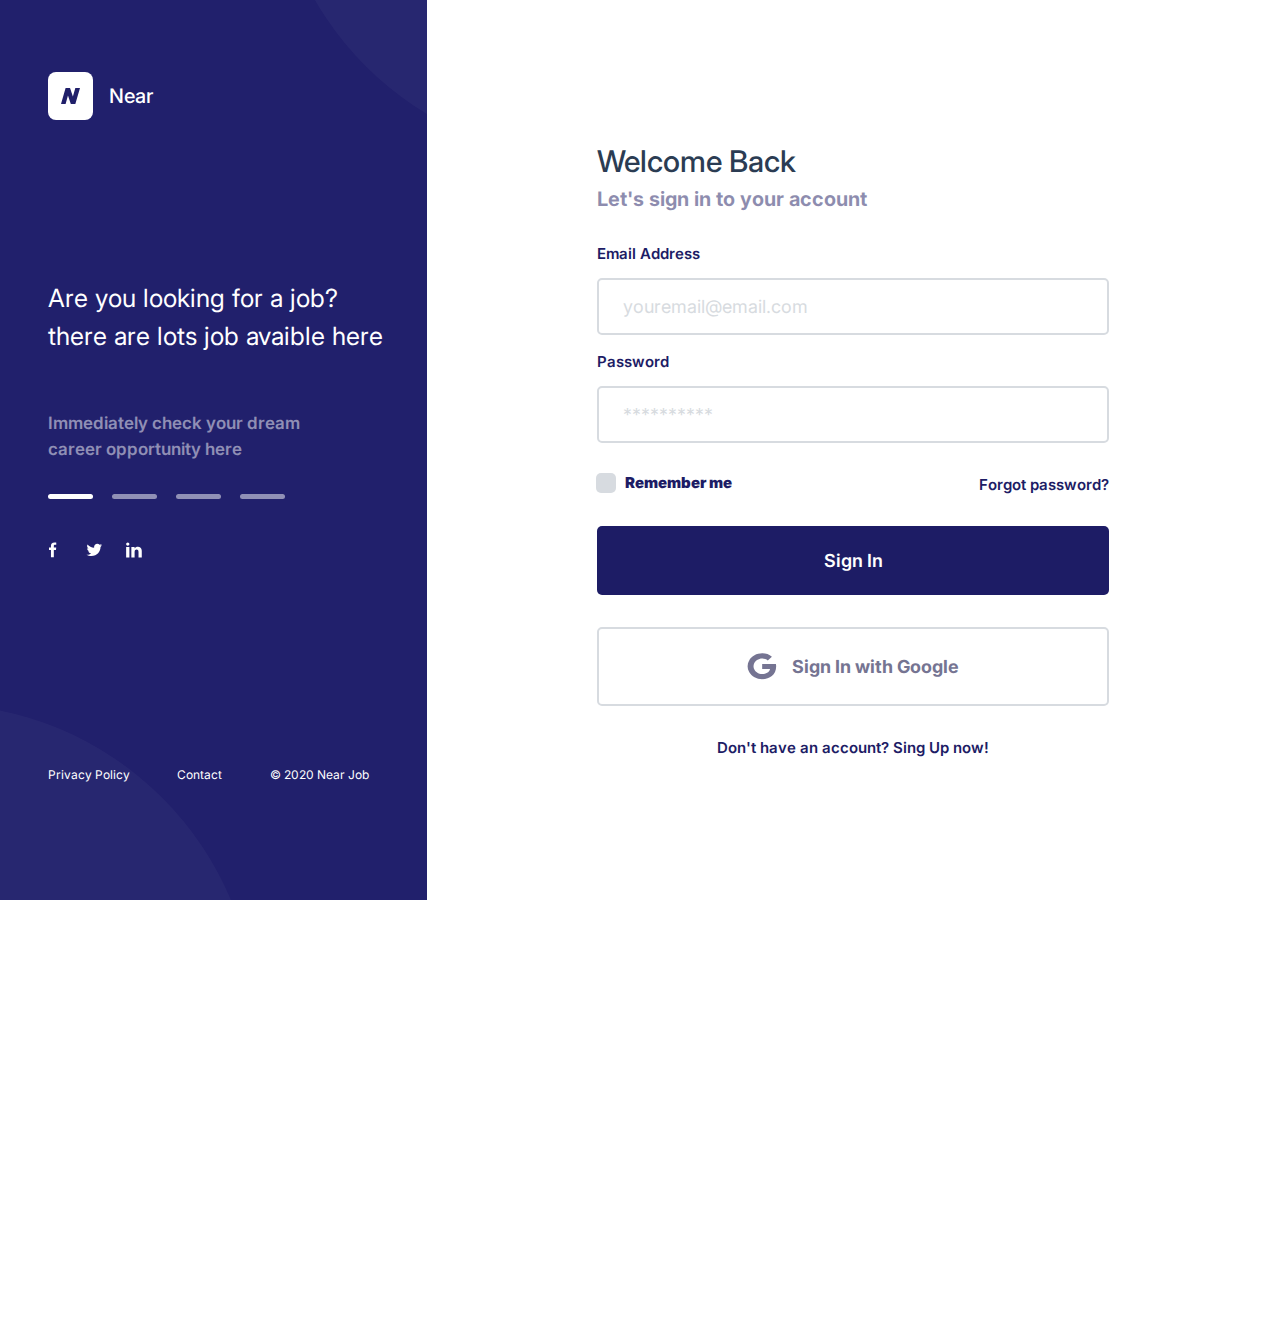
<file: index.html>
<!DOCTYPE html>
<html lang="en">
<head>
    <meta charset="UTF-8">
    <meta http-equiv="X-UA-Compatible" content="IE=edge">
    <meta name="viewport" content="width=device-width, initial-scale=1.0"> 
    <link rel="stylesheet" href="style.css">
    <title>Login | UpKoding Challenge</title>
</head>
<body>
    <section class="side-content">
        <span class="circle"></span>
        <span class="circle"></span>

        <div class="header">
            <div class="logo">
                <img src="img/logo.svg">            
            </div>
            <p>Near</p>
        </div>
        <p>Are you looking for a job? there are lots job avaible here</p>
        <h2>Immediately check your dream career opportunity here</h2>
        <span class="line"></span>
        <span class="line"></span>
        <span class="line"></span>
        <span class="line"></span>

        <div class="sosmed">
            <img src="img/fb.svg">
            <img src="img/tw.svg">
            <img src="img/in.svg">
        </div>

        <div class="side-foot">
            <p>Privacy Policy</p>
            <p>Contact</p>
            <p>&copy; 2020 Near Job</p>
        </div>
    </section>
    <section class="main-content">
        <div class="login">
            <h1>Welcome Back</h1>
            <h3>Let's sign in to your account</h3>
            <form>
                <p><label for="email">Email Address</label><br><br>
                <input type="text" name="email" id="email" placeholder="youremail@email.com" required></p>
                <p><label for="password">Password</label><br><br>
                <input type="password" name="password" id="password" placeholder="**********" required></p>
                <div class="mid-form">
                    <p><input type="checkbox" name="agree" id="agree" required><label for="agree"><b>Remember me</b></label></p>
                    <a href="forgot.html">Forgot password?</a>
                </div>
                <button>Sign In</button>
                <button><img src="img/gg.svg"> Sign In with Google</button>     
                <div class="signup">
                    <a href="register.html">Don't have an account? Sing Up now!</a>
                </div>
            </form>
        </div> 
    </section>
    <footer class="foot">
        <div class="footer">
            <div class="foot-sosmed">
                <img src="img/fb.svg">
                <img src="img/tw.svg">
                <img src="img/in.svg">
            </div>
            <div class="foot-copy">                
                <p>&copy; 2020 Near Job</p>
            </div>
        </div>     
    </footer>  
</body>
</html>
</file>
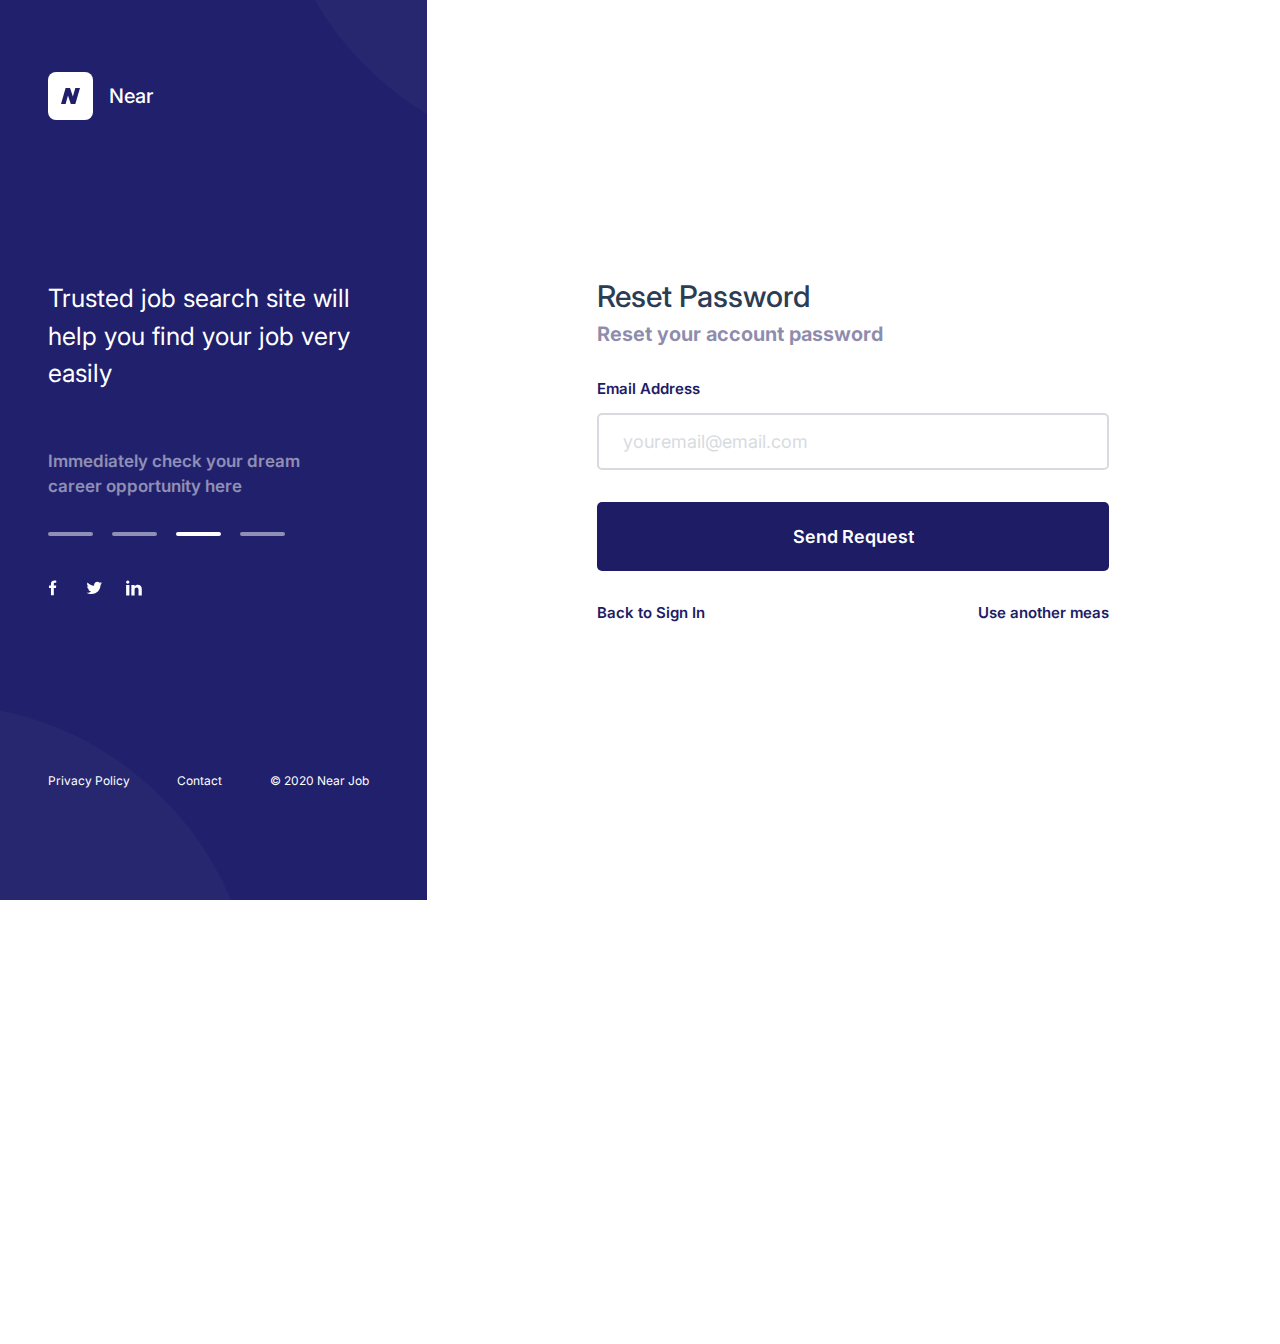
<file: forgot.html>
<!DOCTYPE html>
<html lang="en">
<head>
    <meta charset="UTF-8">
    <meta http-equiv="X-UA-Compatible" content="IE=edge">
    <meta name="viewport" content="width=device-width, initial-scale=1.0"> 
    <link rel="stylesheet" href="style.css">
    <title>Forgot Password | UpKoding Challenge</title>
</head>
<body>
    <section class="side-content">
        <span class="circle"></span>
        <span class="circle"></span>

        <div class="header">
            <div class="logo">
                <img src="img/logo.svg">            
            </div>
            <p>Near</p>
        </div>
        <p>Trusted job search site will help you find your job very easily</p>
        <h2>Immediately check your dream career opportunity here</h2>
        <span class="line-forgot"></span>
        <span class="line-forgot"></span>
        <span class="line-forgot"></span>
        <span class="line-forgot"></span>

        <div class="sosmed">
            <img src="img/fb.svg">
            <img src="img/tw.svg">
            <img src="img/in.svg">
        </div>

        <div class="side-foot-reg">
            <p>Privacy Policy</p>
            <p>Contact</p>
            <p>&copy; 2020 Near Job</p>
        </div>
    </section>
    <section class="main-content">
        <div class="login">
            <h1>Reset Password</h1>
            <h3>Reset your account password</h3>
            <form>
                <p><label for="email">Email Address</label><br><br>
                    <input type="text" name="email" id="email" placeholder="youremail@email.com" required></p>               
                <button>Send Request</button>     
                <div class="change">
                    <a href="index.html">Back to Sign In</a>
                    <a href="reset.html">Use another meas</a>
                </div>
            </form>
        </div>        
    </section>
    <footer class="foot">
        <div class="footer">
            <div class="foot-sosmed">
                <img src="img/fb.svg">
                <img src="img/tw.svg">
                <img src="img/in.svg">
            </div>
            <div class="foot-copy">                
                <p>&copy; 2020 Near Job</p>
            </div>
        </div>     
    </footer> 
</body>
</html>
</file>
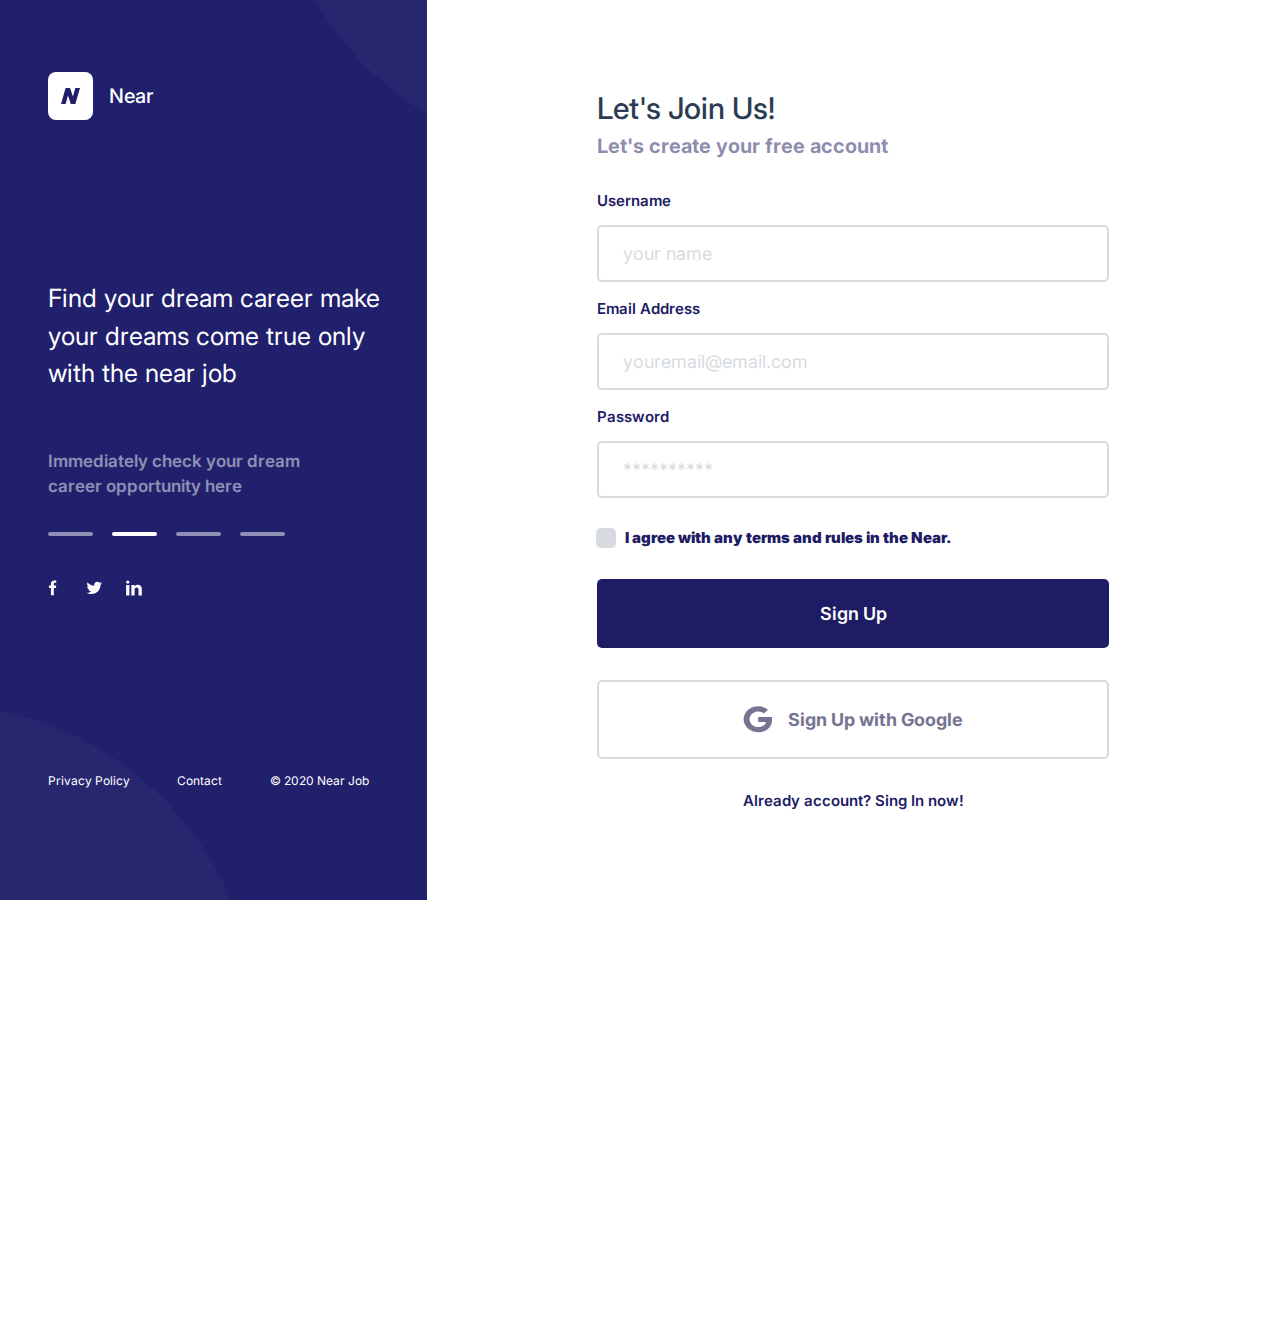
<file: register.html>
<!DOCTYPE html>
<html lang="en">
<head>
    <meta charset="UTF-8">
    <meta http-equiv="X-UA-Compatible" content="IE=edge">
    <meta name="viewport" content="width=device-width, initial-scale=1.0"> 
    <link rel="stylesheet" href="style.css">
    <title>Register | UpKoding Challenge</title>
</head>
<body>
    <section class="side-content">
        <span class="circle"></span>
        <span class="circle"></span>

        <div class="header">
            <div class="logo">
                <img src="img/logo.svg">            
            </div>
            <p>Near</p>
        </div>
        <p>Find your dream career make your dreams come true only with the near job</p>
        <h2>Immediately check your dream career opportunity here</h2>
        <span class="line-reg"></span>
        <span class="line-reg"></span>
        <span class="line-reg"></span>
        <span class="line-reg"></span>

        <div class="sosmed">
            <img src="img/fb.svg">
            <img src="img/tw.svg">
            <img src="img/in.svg">
        </div>

        <div class="side-foot-reg">
            <p>Privacy Policy</p>
            <p>Contact</p>
            <p>&copy; 2020 Near Job</p>
        </div>
    </section>
    <section class="main-content">
        <div class="login">
            <h1>Let's Join Us!</h1>
            <h3>Let's create your free account</h3>
            <form>
                <p><label for="username">Username</label><br><br>
                <input type="text" name="username" id="username" placeholder="your name" required></p>
                <p><label for="email">Email Address</label><br><br>
                <input type="text" name="email" id="email" placeholder="youremail@email.com" required></p>
                <p><label for="password">Password</label><br><br>
                <input type="password" name="password" id="password" placeholder="**********" required></p>
                <div class="mid-form">
                    <p><input type="checkbox" name="agree" id="agree" required><label for="agree"><b>I agree with any terms and rules in the Near.</b></label></p>                    
                </div>
                <button>Sign Up</button>
                <button><img src="img/gg.svg"> Sign Up with Google</button>     
                <div class="signup">
                    <a href="index.html">Already account? Sing In now!</a>
                </div>
            </form>
        </div>        
    </section>
    <footer class="foot">
        <div class="footer">
            <div class="foot-sosmed">
                <img src="img/fb.svg">
                <img src="img/tw.svg">
                <img src="img/in.svg">
            </div>
            <div class="foot-copy">                
                <p>&copy; 2020 Near Job</p>
            </div>
        </div>     
    </footer> 
</body>
</html>
</file>
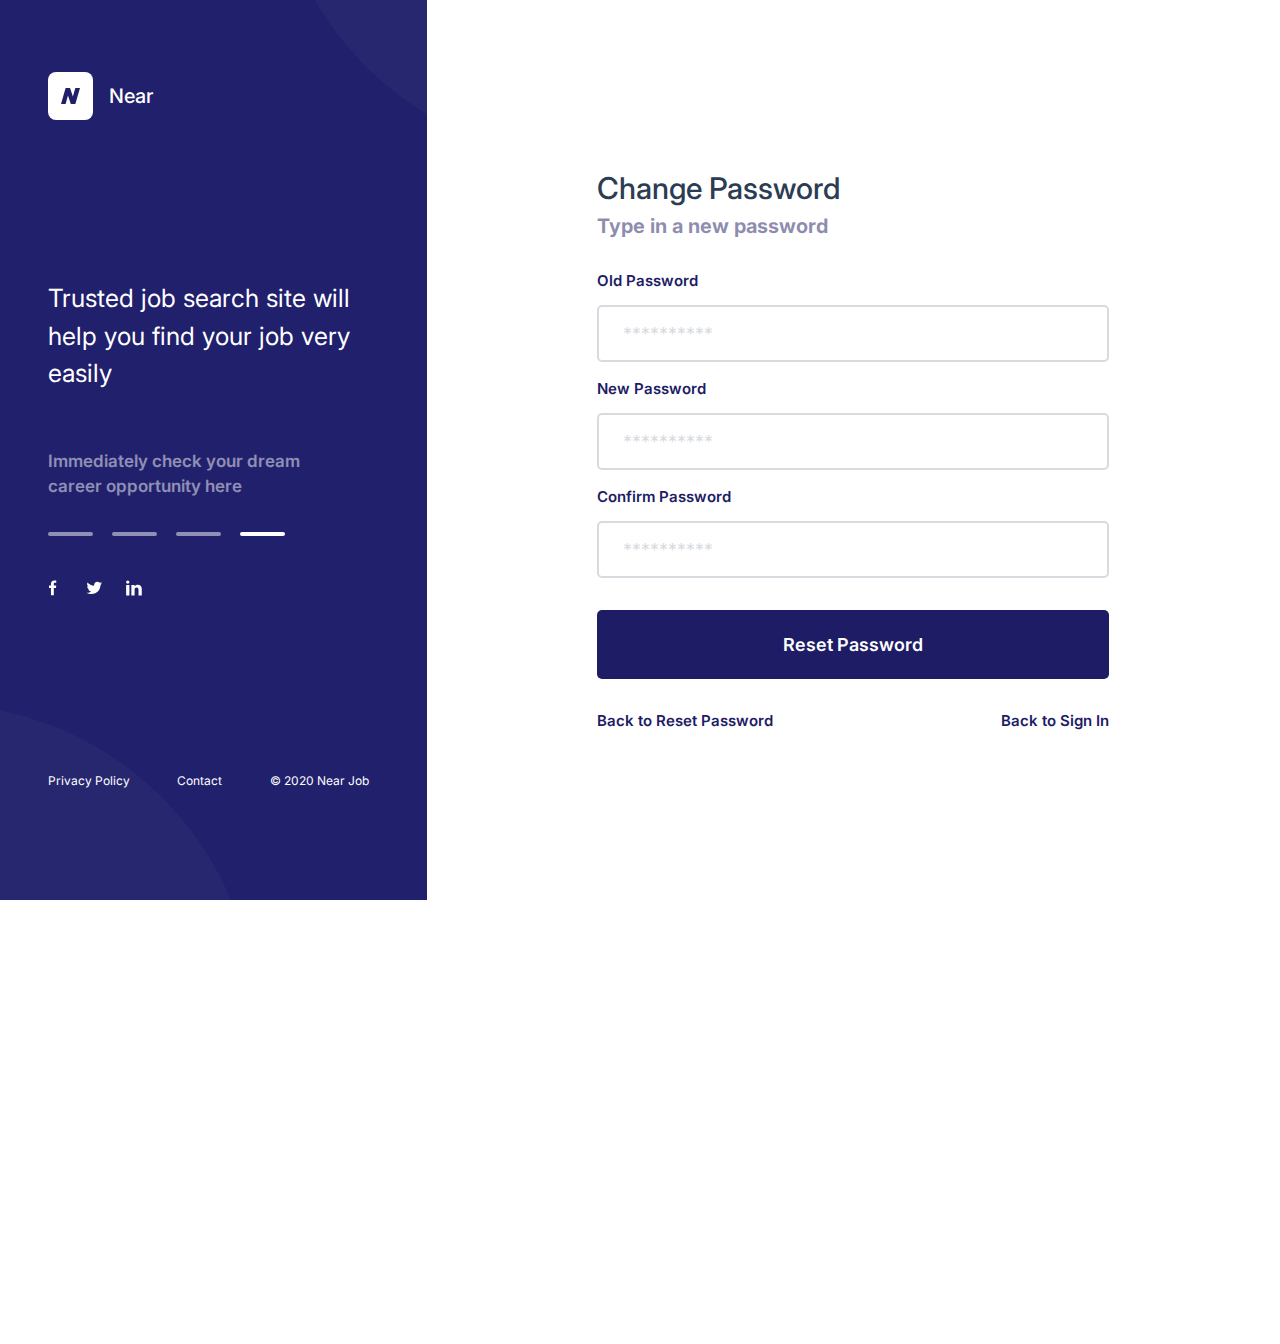
<file: reset.html>
<!DOCTYPE html>
<html lang="en">
<head>
    <meta charset="UTF-8">
    <meta http-equiv="X-UA-Compatible" content="IE=edge">
    <meta name="viewport" content="width=device-width, initial-scale=1.0"> 
    <link rel="stylesheet" href="style.css">
    <title>Reset Password | UpKoding Challenge</title>
</head>
<body>
    <section class="side-content">
        <span class="circle"></span>
        <span class="circle"></span>

        <div class="header">
            <div class="logo">
                <img src="img/logo.svg">            
            </div>
            <p>Near</p>
        </div>
        <p>Trusted job search site will help you find your job very easily</p>
        <h2>Immediately check your dream career opportunity here</h2>
        <span class="line-reset"></span>
        <span class="line-reset"></span>
        <span class="line-reset"></span>
        <span class="line-reset"></span>

        <div class="sosmed">
            <img src="img/fb.svg">
            <img src="img/tw.svg">
            <img src="img/in.svg">
        </div>

        <div class="side-foot-reg">
            <p>Privacy Policy</p>
            <p>Contact</p>
            <p>&copy; 2020 Near Job</p>
        </div>
    </section>
    <section class="main-content">
        <div class="login">
            <h1>Change Password</h1>
            <h3>Type in a new password</h3>
            <form>
                <p><label for="oldpassword">Old Password</label><br><br>
                <input type="password" name="oldpassword" id="oldpassword" placeholder="**********" required></p>                
                <p><label for="newpassword">New Password</label><br><br>
                <input type="password" name="newpassword" id="newpassword" placeholder="**********" required></p>                
                <p><label for="confirmpassword">Confirm Password</label><br><br>
                <input type="password" name="confirmpassword" id="confirmpassword" placeholder="**********" required></p>                
                <button>Reset Password</button>     
                <div class="change">
                    <a href="forgot.html">Back to Reset Password</a>
                    <a href="index.html">Back to Sign In</a>
                </div>
            </form>
        </div>        
    </section>
    <footer class="foot">
        <div class="footer">
            <div class="foot-sosmed">
                <img src="img/fb.svg">
                <img src="img/tw.svg">
                <img src="img/in.svg">
            </div>
            <div class="foot-copy">                
                <p>&copy; 2020 Near Job</p>
            </div>
        </div>     
    </footer> 
</body>
</html>
</file>
<file: style.css>
@import url('https://fonts.googleapis.com/css2?family=Inter:wght@400;500;600;700;800&display=swap');

* {
    margin: 0;
    padding: 0;
    box-sizing: border-box;
    font-family: 'Inter', sans-serif;
}

body {
    display: flex;
    overflow: hidden;
}

.side-content {
    position: relative;
    width: 50%;
    height: 100vh;
    background-color: #21206C;
    z-index: 0;
}

.side-content p {
    margin: 10rem 0 0 3rem;
    width: 80%;
    font-size: 25px;
    color: #fff;
    line-height: 1.5;
}

.side-content h2 {
    margin: 3.5rem 0 0 3rem;
    width: 60%;
    font-size: 17px;
    font-weight: 600;
    color: rgba(255, 255, 255, 0.5);
    line-height: 1.5;
    margin-bottom: 2rem;
}

.header {
    display: flex;
    align-items: center;
}

.header p {
    margin: 4.5rem 0 0 1rem;   
    font-size: 20px;
    font-weight: 500;
    color: #fff;
}

.logo {
    display: flex;
    justify-content: center;
    align-items: center;
    width: 3rem;
    height: 3rem;
    background-color: #fff;
    border-radius: .5rem;
    margin-top: 4.5rem;
    margin-left: 3rem;
}

.line {
    position: absolute;
    width: 2.8rem;
    height: .3rem;
    background-color: #fff;
    border-radius: .5rem;
    left: 3rem;
}

.line:nth-last-of-type(2) {
    left: 7rem;
    background-color: rgba(255, 255, 255, 0.5);
}

.line:nth-last-of-type(3) {
    left: 11rem;
    background-color: rgba(255, 255, 255, 0.5);
}

.line:nth-last-of-type(4) {
    left: 15rem;
    background-color: rgba(255, 255, 255, 0.5);
}

.line-reg {
    position: absolute;
    width: 2.8rem;
    height: .3rem;
    background-color: rgba(255, 255, 255, 0.5);
    border-radius: .5rem;
    left: 3rem;
}

.line-reg:nth-last-of-type(2) {
    left: 7rem;
    background-color: #fff;
}

.line-reg:nth-last-of-type(3) {
    left: 11rem;
    background-color: rgba(255, 255, 255, 0.5);
}

.line-reg:nth-last-of-type(4) {
    left: 15rem;
    background-color: rgba(255, 255, 255, 0.5);
}

.line-forgot {
    position: absolute;
    width: 2.8rem;
    height: .3rem;
    background-color: rgba(255, 255, 255, 0.5);
    border-radius: .5rem;
    left: 3rem;
}

.line-forgot:nth-last-of-type(2) {
    left: 7rem;
    background-color: rgba(255, 255, 255, 0.5);
}

.line-forgot:nth-last-of-type(3) {
    left: 11rem;
    background-color: #fff;
}

.line-forgot:nth-last-of-type(4) {
    left: 15rem;
    background-color: rgba(255, 255, 255, 0.5);
}

.line-reset {
    position: absolute;
    width: 2.8rem;
    height: .3rem;
    background-color: rgba(255, 255, 255, 0.5);
    border-radius: .5rem;
    left: 3rem;
}

.line-reset:nth-last-of-type(2) {
    left: 7rem;
    background-color: rgba(255, 255, 255, 0.5);
}

.line-reset:nth-last-of-type(3) {
    left: 11rem;
    background-color: rgba(255, 255, 255, 0.5);
}

.line-reset:nth-last-of-type(4) {
    left: 15rem;
    background-color: #fff;
}

.sosmed {
    display: flex;
    width: 22%;
    justify-content: space-between;
    margin: 5rem 0 0 3rem;
}

.sosmed img:nth-of-type(2) {
    padding-left: 7px;
}

.side-foot {
    display: flex;
    width: 90%;
    justify-content: space-between;
    margin-top: 3rem;    
}

.side-foot p {
    font-size: 12px;
}

.side-foot p:nth-of-type(2) {
    margin-left: 15px;
}

.side-foot p:nth-of-type(3) {
    margin-left: -20px;
}

.side-foot-reg {
    display: flex;
    width: 90%;
    justify-content: space-between;
    margin-top: 1rem;    
}

.side-foot-reg p {
    font-size: 12px;
}

.side-foot-reg p:nth-of-type(2) {
    margin-left: 15px;
}

.side-foot-reg p:nth-of-type(3) {
    margin-left: -20px;
}
 
.circle {
    position: absolute;
    width: 40rem;
    height: 40rem;
    background-color: rgba(255, 255, 255, 0.03);
    top: -30rem;
    left: 17rem;
    border-radius: 50%;
    z-index: -2;
}

.circle:nth-of-type(2) {
    top: 44rem;
    left: -24rem;
}

.main-content {
    display: flex;
    justify-content: center;
    align-items: center;    
    width: 100%;
    height: 100vh;    
    z-index: 0;
}

.login  {    
    width: 60%;
}

.login h1 {
    color: #2B3C53;
    font-size: 30px;
    font-weight: 500;
    padding-bottom: .5rem;
}

.login h3 {
    color: rgba(27, 26, 96, 0.5);
    font-weight: 700;
    font-size: 20px;
    padding-bottom: 1rem;
}

.login form p {
    margin-top: 1rem;
}

.login label {
    color: #1D1C65;
    font-weight: 600;
    font-size: 15px;    
}

.login input[type=text], .login input[type=password] {
    width: 100%;
    border: 2px solid #D7DBE0;
    margin-top: -5px;
    padding: 1rem 1.5rem;
    border-radius: 5px;
    font-size: 18px;
    color: #1b1a60d3;
}

.mid-form {
    display: flex;
    justify-content: space-between;
}

.login a {
    text-decoration: none;
    margin-top:2rem;
    color: #1D1C65;
    font-weight: 600;
    font-size: 15px; 
}

.signup {
    display: flex;
    justify-content: center;
}

.change {
    display: flex;
    justify-content: space-between;
}

.login input[type=checkbox] {
    position: relative;
	cursor: pointer;
    margin-right: 15px;
    margin-top: 1rem;
}

.login input[type=checkbox]::before {
    content: "";
    display: block;
    position: absolute;
    width: 20px;
    height: 20px;
    top: -2px;
    left: -1px;
    background-color:#D7DBE0;
    border-radius: 5px;
}

.login input[type=checkbox]:checked::before {
    content: "";
    display: block;
    position: absolute;
    width: 20px;
    height: 20px;
    top: -2px;
    left: -1px;
    background-color:#2b2a7e;
    border-radius: 5px;
}

.login input[type=checkbox]:checked::after {
    content: "";
    display: block;
    width: 5px;
    height: 10px;
    border: solid white;
    border-width: 0 2px 2px 0;
    transform: rotate(45deg);
    position: absolute;
    top: 0;
    left: 6px;
}

.login input:focus {
    outline-color: #1b1a60a2;
}

.login input::placeholder {
    color: #D7DBE0;
}

.login button {
    margin-top: 2rem;
    width: 100%;
    padding: 1.5rem;
    border: none;
    background-color: #1D1C65;
    color: #fff;
    font-size: 18px;
    font-weight: 600;
    border-radius: 5px;
}

.login button:nth-of-type(2) {
    display: flex;
    justify-content: center;
    align-items: center;
    background-color: #fff;
    border: 2px solid #D7DBE0;
    color: #757492;
    font-weight: 700;    
}

.login button img {
    margin-right: 15px;
}

footer {
    display: none;
}

@media (max-width: 576px) {
    body {
        overflow: scroll;
        overflow-x: hidden;
        flex-direction: column;
    }

    .side-content {
        width: 100%;
        height: auto;
        margin-bottom: 3rem;
    }

    .side-content p, .side-content h2, .line, .line-reg, .line-reset, .line-forgot, .sosmed, .side-foot, .side-foot-reg {
        display: none;
    }

    .header {
        margin-top: -2rem;
        margin-bottom: 2.5rem;
        margin-left: -1rem;
    }

    .header p {
        display: block;
    }

    .login {
        width: 90%;
    }

    .main-content {
        flex-direction: column;
        margin-bottom: 4rem;
    }

    footer {        
        display: block;                  
        width: 100%;    
    }

    .footer {        
        display: flex;
        align-items: center;
        justify-content: space-between;
        background-color: #21206C;
        width: 100%;        
    }

    .foot-sosmed {
        padding: 1rem 2rem;
    }

    .foot-sosmed img {
        padding-right: 2rem;
    }

    .foot-copy p {
        font-size: 12px;
        color: #fff;
        padding: 0 2rem;
    }

    .circle:nth-of-type(2) {
        display: none;
    }
}
</file>
